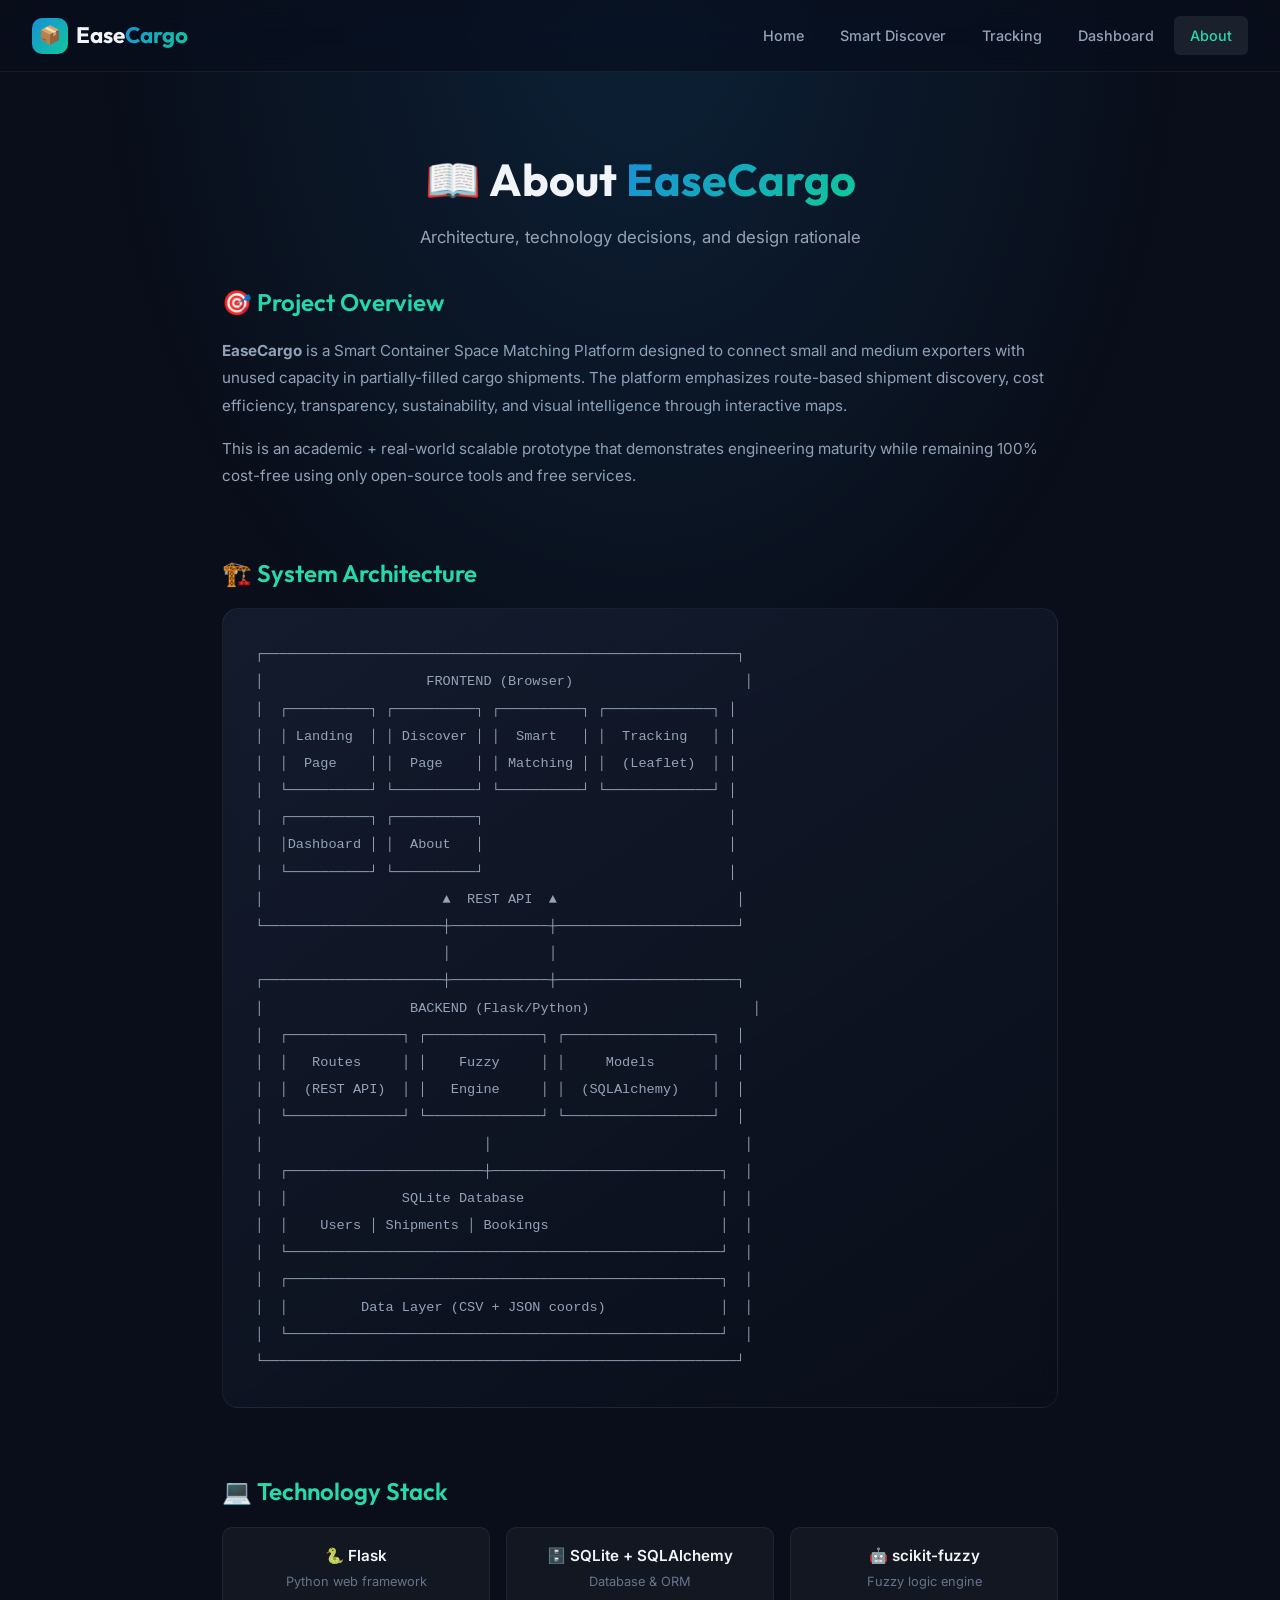
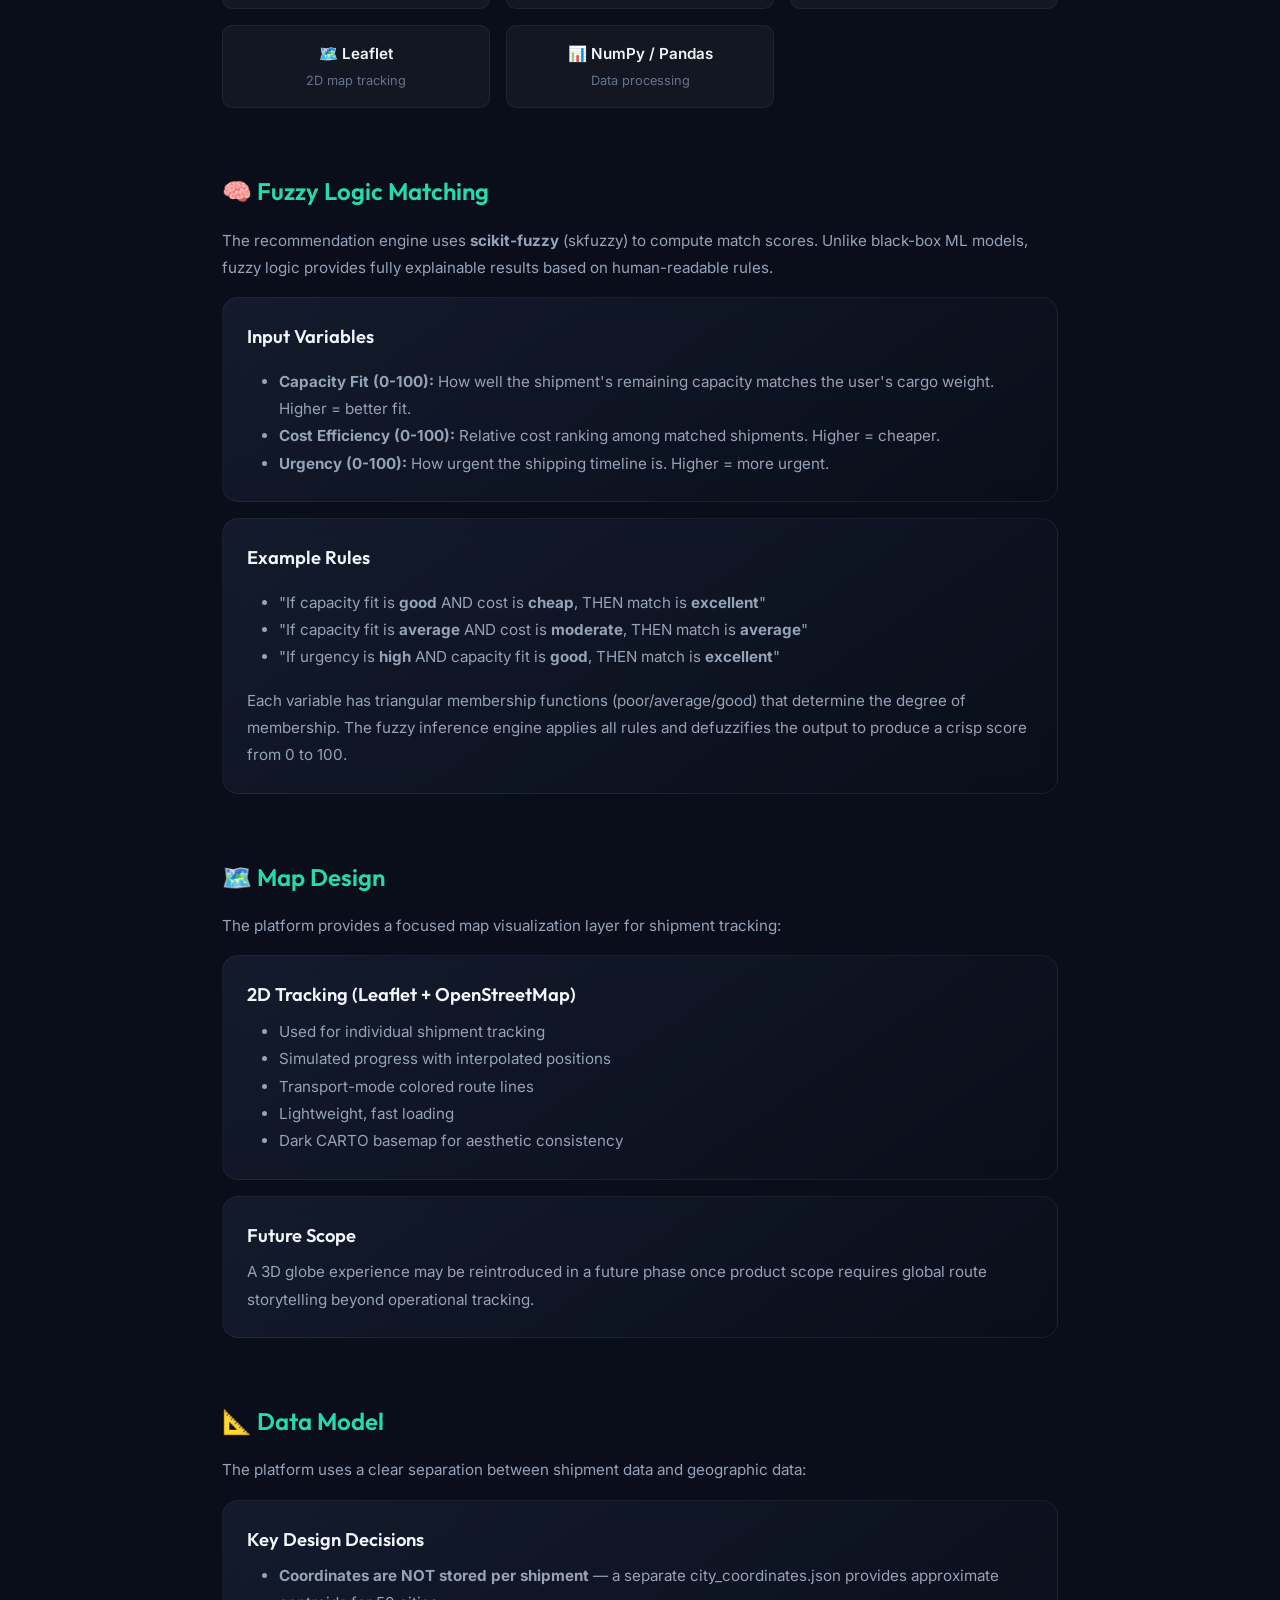
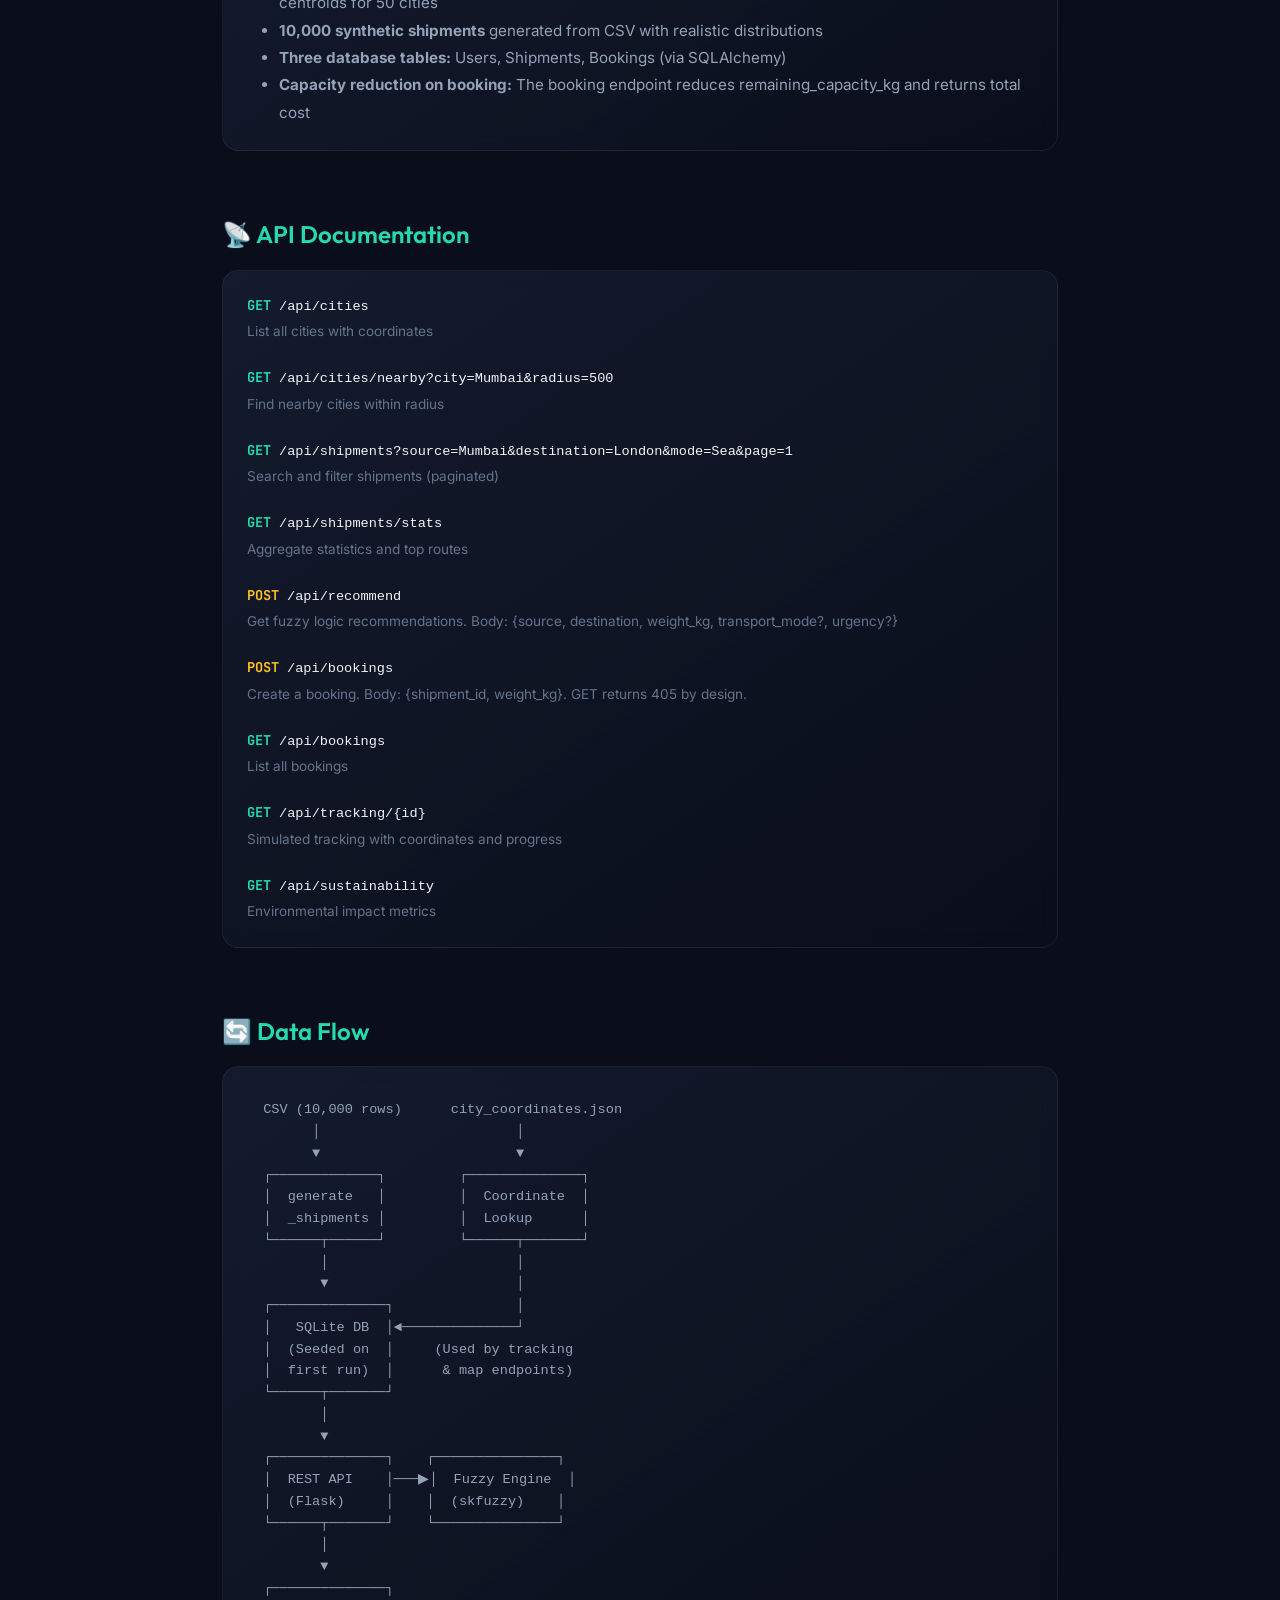
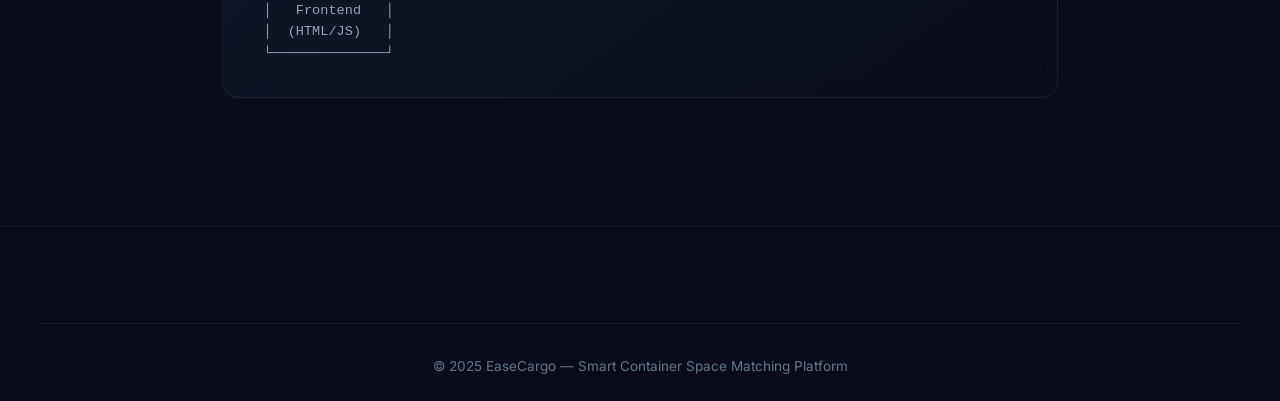
<file: static/about.html>
<!DOCTYPE html>
<html lang="en">

<head>
    <meta charset="UTF-8">
    <meta name="viewport" content="width=device-width, initial-scale=1.0">
    <meta name="description"
        content="About EaseCargo — architecture, tech stack, API documentation, and design rationale for the Smart Container Space Matching Platform.">
    <title>About — EaseCargo</title>
    <link rel="preconnect" href="https://fonts.googleapis.com">
    <link rel="preconnect" href="https://fonts.gstatic.com" crossorigin>
    <link
        href="https://fonts.googleapis.com/css2?family=Inter:wght@400;500;600;700&family=Outfit:wght@400;500;600;700;800&family=JetBrains+Mono:wght@400;500&display=swap"
        rel="stylesheet">
    <link rel="stylesheet" href="/static/css/style.css">
</head>

<body>
    <nav class="navbar" id="navbar">
        <div class="nav-container">
            <a href="/" class="nav-logo">
                <div class="logo-icon">📦</div>
                <span>Ease<span class="logo-text-accent">Cargo</span></span>
            </a>
            <button class="nav-toggle" id="navToggle" aria-label="Toggle navigation">
                <span></span><span></span><span></span>
            </button>
            <ul class="nav-links" id="navLinks">
                <li><a href="/">Home</a></li>
                <li><a href="/smart-discover">Smart Discover</a></li>
                <li><a href="/tracking">Tracking</a></li>
                <li><a href="/dashboard">Dashboard</a></li>
                <li><a href="/about" class="active">About</a></li>
            </ul>
        </div>
    </nav>

    <div class="page-wrapper">
        <div class="page-header">
            <h1>📖 About <span class="gradient-text"
                    style="background: var(--gradient-primary); -webkit-background-clip: text; -webkit-text-fill-color: transparent;">EaseCargo</span>
            </h1>
            <p>Architecture, technology decisions, and design rationale</p>
        </div>

        <div class="page-content about-content">
            <!-- Overview -->
            <div class="about-section">
                <h2>🎯 Project Overview</h2>
                <p>
                    <strong>EaseCargo</strong> is a Smart Container Space Matching Platform designed to connect small
                    and medium
                    exporters with unused capacity in partially-filled cargo shipments. The platform emphasizes
                    route-based
                    shipment discovery, cost efficiency, transparency, sustainability, and visual intelligence through
                    interactive maps.
                </p>
                <p style="margin-top: 1rem;">
                    This is an academic + real-world scalable prototype that demonstrates engineering maturity
                    while remaining 100% cost-free using only open-source tools and free services.
                </p>
            </div>

            <!-- Architecture -->
            <div class="about-section" id="architecture">
                <h2>🏗️ System Architecture</h2>
                <div class="card"
                    style="padding: 2rem; margin-top: 1rem; font-family: var(--font-mono); font-size: 0.85rem; line-height: 2;">
                    <pre style="color: var(--text-secondary); overflow-x: auto; white-space: pre;">
┌──────────────────────────────────────────────────────────┐
│                    FRONTEND (Browser)                     │
│  ┌──────────┐ ┌──────────┐ ┌──────────┐ ┌─────────────┐ │
│  │ Landing  │ │ Discover │ │  Smart   │ │  Tracking   │ │
│  │  Page    │ │  Page    │ │ Matching │ │  (Leaflet)  │ │
│  └──────────┘ └──────────┘ └──────────┘ └─────────────┘ │
│  ┌──────────┐ ┌──────────┐                              │
│  │Dashboard │ │  About   │                              │
│  └──────────┘ └──────────┘                              │
│                      ▲  REST API  ▲                      │
└──────────────────────┼────────────┼──────────────────────┘
                       │            │
┌──────────────────────┼────────────┼──────────────────────┐
│                  BACKEND (Flask/Python)                    │
│  ┌──────────────┐ ┌──────────────┐ ┌──────────────────┐  │
│  │   Routes     │ │    Fuzzy     │ │     Models       │  │
│  │  (REST API)  │ │   Engine     │ │  (SQLAlchemy)    │  │
│  └──────────────┘ └──────────────┘ └──────────────────┘  │
│                           │                               │
│  ┌────────────────────────┼────────────────────────────┐  │
│  │              SQLite Database                        │  │
│  │    Users │ Shipments │ Bookings                     │  │
│  └─────────────────────────────────────────────────────┘  │
│  ┌─────────────────────────────────────────────────────┐  │
│  │         Data Layer (CSV + JSON coords)              │  │
│  └─────────────────────────────────────────────────────┘  │
└──────────────────────────────────────────────────────────┘
</pre>
                </div>
            </div>

            <!-- Tech Stack -->
            <div class="about-section">
                <h2>💻 Technology Stack</h2>
                <div class="tech-stack-grid">
                    <div class="tech-item">
                        <div class="tech-name">🐍 Flask</div>
                        <div class="tech-desc">Python web framework</div>
                    </div>
                    <div class="tech-item">
                        <div class="tech-name">🗄️ SQLite + SQLAlchemy</div>
                        <div class="tech-desc">Database & ORM</div>
                    </div>
                    <div class="tech-item">
                        <div class="tech-name">🤖 scikit-fuzzy</div>
                        <div class="tech-desc">Fuzzy logic engine</div>
                    </div>
                    <div class="tech-item">
                        <div class="tech-name">🗺️ Leaflet</div>
                        <div class="tech-desc">2D map tracking</div>
                    </div>
                    <div class="tech-item">
                        <div class="tech-name">📊 NumPy / Pandas</div>
                        <div class="tech-desc">Data processing</div>
                    </div>
                </div>
            </div>

            <!-- Fuzzy Logic -->
            <div class="about-section">
                <h2>🧠 Fuzzy Logic Matching</h2>
                <p>
                    The recommendation engine uses <strong>scikit-fuzzy</strong> (skfuzzy) to compute match scores.
                    Unlike black-box ML models, fuzzy logic provides fully explainable results based on human-readable
                    rules.
                </p>
                <div class="card" style="margin-top: 1rem; padding: 1.5rem;">
                    <h3 style="margin-bottom: 1rem;">Input Variables</h3>
                    <ul>
                        <li><strong>Capacity Fit (0-100):</strong> How well the shipment's remaining capacity matches
                            the user's cargo weight. Higher = better fit.</li>
                        <li><strong>Cost Efficiency (0-100):</strong> Relative cost ranking among matched shipments.
                            Higher = cheaper.</li>
                        <li><strong>Urgency (0-100):</strong> How urgent the shipping timeline is. Higher = more urgent.
                        </li>
                    </ul>
                </div>
                <div class="card" style="margin-top: 1rem; padding: 1.5rem;">
                    <h3 style="margin-bottom: 1rem;">Example Rules</h3>
                    <ul>
                        <li>"If capacity fit is <strong>good</strong> AND cost is <strong>cheap</strong>, THEN match is
                            <strong>excellent</strong>"</li>
                        <li>"If capacity fit is <strong>average</strong> AND cost is <strong>moderate</strong>, THEN
                            match is <strong>average</strong>"</li>
                        <li>"If urgency is <strong>high</strong> AND capacity fit is <strong>good</strong>, THEN match
                            is <strong>excellent</strong>"</li>
                    </ul>
                    <p style="margin-top: 1rem;">
                        Each variable has triangular membership functions (poor/average/good) that determine
                        the degree of membership. The fuzzy inference engine applies all rules and
                        defuzzifies the output to produce a crisp score from 0 to 100.
                    </p>
                </div>
            </div>

            <!-- Map Design -->
            <div class="about-section">
                <h2>🗺️ Map Design</h2>
                <p>
                    The platform provides a focused map visualization layer for shipment tracking:
                </p>
                <div class="card" style="margin-top: 1rem; padding: 1.5rem;">
                    <h3>2D Tracking (Leaflet + OpenStreetMap)</h3>
                    <ul>
                        <li>Used for individual shipment tracking</li>
                        <li>Simulated progress with interpolated positions</li>
                        <li>Transport-mode colored route lines</li>
                        <li>Lightweight, fast loading</li>
                        <li>Dark CARTO basemap for aesthetic consistency</li>
                    </ul>
                </div>
                <div class="card" style="margin-top: 1rem; padding: 1.5rem;">
                    <h3>Future Scope</h3>
                    <p>
                        A 3D globe experience may be reintroduced in a future phase once product scope requires
                        global route storytelling beyond operational tracking.
                    </p>
                </div>
            </div>

            <!-- Data Model -->
            <div class="about-section">
                <h2>📐 Data Model</h2>
                <p>
                    The platform uses a clear separation between shipment data and geographic data:
                </p>
                <div class="card" style="margin-top: 1rem; padding: 1.5rem;">
                    <h3>Key Design Decisions</h3>
                    <ul>
                        <li><strong>Coordinates are NOT stored per shipment</strong> — a separate city_coordinates.json
                            provides approximate centroids for 50 cities</li>
                        <li><strong>10,000 synthetic shipments</strong> generated from CSV with realistic distributions
                        </li>
                        <li><strong>Three database tables:</strong> Users, Shipments, Bookings (via SQLAlchemy)</li>
                        <li><strong>Capacity reduction on booking:</strong> The booking endpoint reduces
                            remaining_capacity_kg and returns total cost</li>
                    </ul>
                </div>
            </div>

            <!-- API Documentation -->
            <div class="about-section" id="api">
                <h2>📡 API Documentation</h2>
                <div class="card"
                    style="margin-top: 1rem; padding: 1.5rem; font-family: var(--font-mono); font-size: 0.85rem;">
                    <div style="margin-bottom: 1.5rem;">
                        <strong style="color: var(--accent-400);">GET</strong> <code>/api/cities</code>
                        <div style="color: var(--text-muted); margin-top: 4px; font-family: var(--font-sans);">List all
                            cities with coordinates</div>
                    </div>
                    <div style="margin-bottom: 1.5rem;">
                        <strong style="color: var(--accent-400);">GET</strong>
                        <code>/api/cities/nearby?city=Mumbai&radius=500</code>
                        <div style="color: var(--text-muted); margin-top: 4px; font-family: var(--font-sans);">Find
                            nearby cities within radius</div>
                    </div>
                    <div style="margin-bottom: 1.5rem;">
                        <strong style="color: var(--accent-400);">GET</strong>
                        <code>/api/shipments?source=Mumbai&destination=London&mode=Sea&page=1</code>
                        <div style="color: var(--text-muted); margin-top: 4px; font-family: var(--font-sans);">Search
                            and filter shipments (paginated)</div>
                    </div>
                    <div style="margin-bottom: 1.5rem;">
                        <strong style="color: var(--accent-400);">GET</strong> <code>/api/shipments/stats</code>
                        <div style="color: var(--text-muted); margin-top: 4px; font-family: var(--font-sans);">Aggregate
                            statistics and top routes</div>
                    </div>
                    <div style="margin-bottom: 1.5rem;">
                        <strong style="color: #fbbf24;">POST</strong> <code>/api/recommend</code>
                        <div style="color: var(--text-muted); margin-top: 4px; font-family: var(--font-sans);">Get fuzzy
                            logic recommendations. Body: {source, destination, weight_kg, transport_mode?, urgency?}
                        </div>
                    </div>
                    <div style="margin-bottom: 1.5rem;">
                        <strong style="color: #fbbf24;">POST</strong> <code>/api/bookings</code>
                        <div style="color: var(--text-muted); margin-top: 4px; font-family: var(--font-sans);">Create a
                            booking. Body: {shipment_id, weight_kg}. GET returns 405 by design.</div>
                    </div>
                    <div style="margin-bottom: 1.5rem;">
                        <strong style="color: var(--accent-400);">GET</strong> <code>/api/bookings</code>
                        <div style="color: var(--text-muted); margin-top: 4px; font-family: var(--font-sans);">List all
                            bookings</div>
                    </div>
                    <div style="margin-bottom: 1.5rem;">
                        <strong style="color: var(--accent-400);">GET</strong> <code>/api/tracking/{id}</code>
                        <div style="color: var(--text-muted); margin-top: 4px; font-family: var(--font-sans);">Simulated
                            tracking with coordinates and progress</div>
                    </div>
                    <div>
                        <strong style="color: var(--accent-400);">GET</strong> <code>/api/sustainability</code>
                        <div style="color: var(--text-muted); margin-top: 4px; font-family: var(--font-sans);">
                            Environmental impact metrics</div>
                    </div>
                </div>
            </div>

            <!-- Data Flow -->
            <div class="about-section">
                <h2>🔄 Data Flow</h2>
                <div class="card"
                    style="padding: 2rem; margin-top: 1rem; font-family: var(--font-mono); font-size: 0.85rem;">
                    <pre style="color: var(--text-secondary); overflow-x: auto; white-space: pre;">
 CSV (10,000 rows)      city_coordinates.json
       │                        │
       ▼                        ▼
 ┌─────────────┐         ┌──────────────┐
 │  generate   │         │  Coordinate  │
 │  _shipments │         │  Lookup      │
 └──────┬──────┘         └──────┬───────┘
        │                       │
        ▼                       │
 ┌──────────────┐               │
 │   SQLite DB  │◄──────────────┘
 │  (Seeded on  │     (Used by tracking
 │  first run)  │      & map endpoints)
 └──────┬───────┘
        │
        ▼
 ┌──────────────┐    ┌───────────────┐
 │  REST API    │───▶│  Fuzzy Engine  │
 │  (Flask)     │    │  (skfuzzy)    │
 └──────┬───────┘    └───────────────┘
        │
        ▼
 ┌──────────────┐
 │   Frontend   │
 │  (HTML/JS)   │
 └──────────────┘
</pre>
                </div>
            </div>
        </div>
    </div>

    <footer class="footer">
        <div class="footer-bottom">
            <p>© 2025 EaseCargo — Smart Container Space Matching Platform</p>
        </div>
    </footer>

    <div class="toast-container" id="toastContainer"></div>
    <script src="/static/js/common.js"></script>
</body>

</html>
</file>
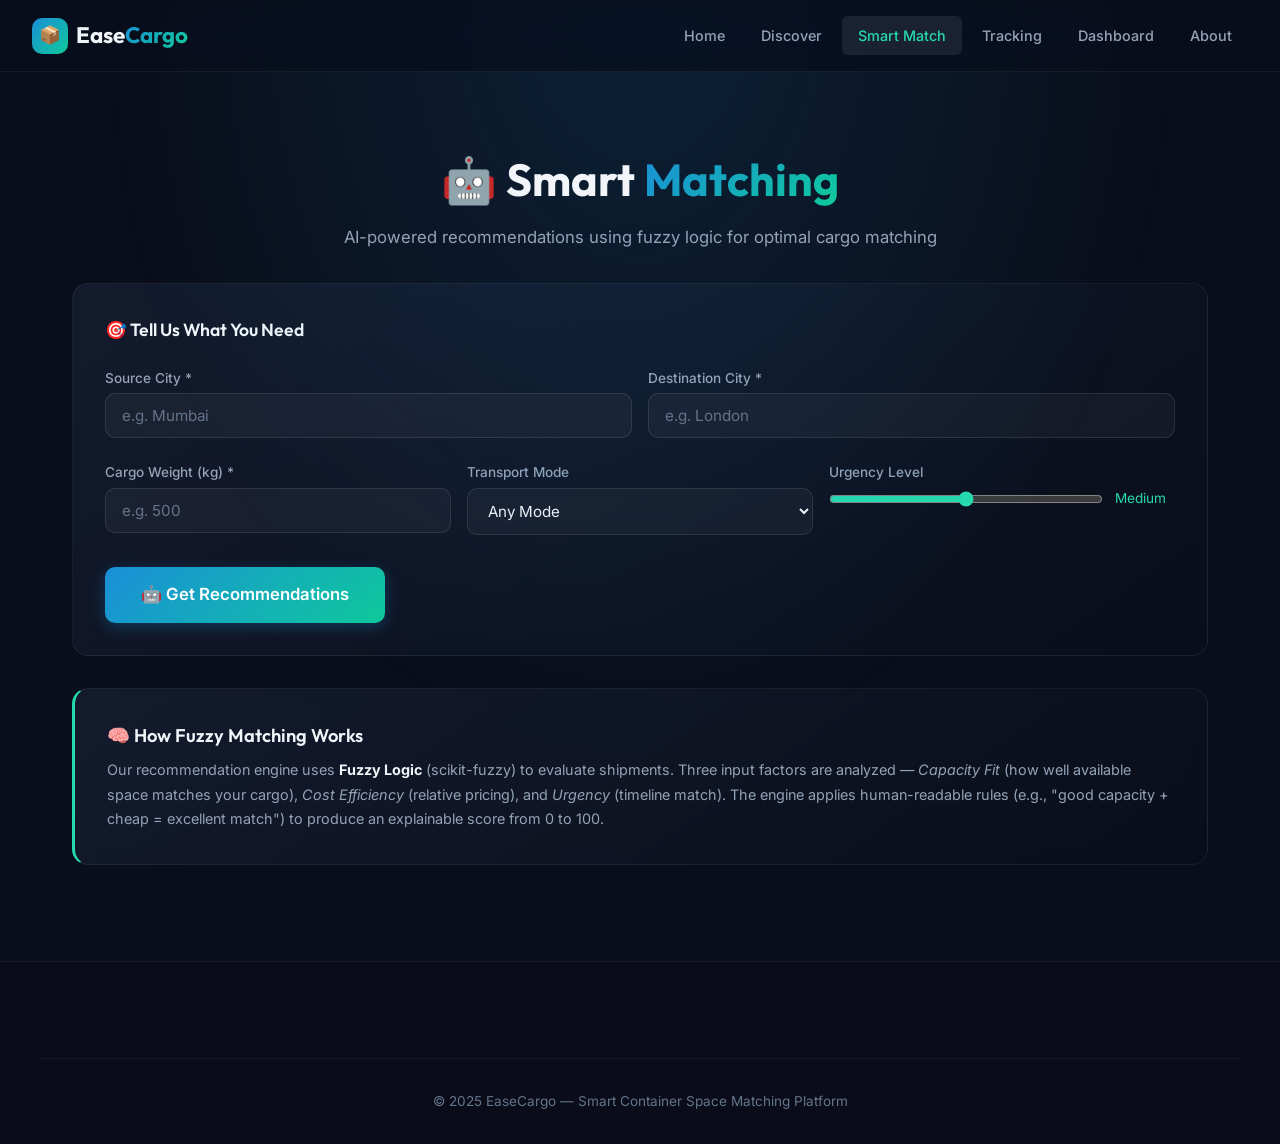
<file: static/recommend.html>
<!DOCTYPE html>
<html lang="en">

<head>
    <meta charset="UTF-8">
    <meta name="viewport" content="width=device-width, initial-scale=1.0">
    <meta name="description"
        content="Get AI-powered shipment recommendations using fuzzy logic matching for optimal cargo space utilization.">
    <title>Smart Matching — EaseCargo</title>
    <link rel="preconnect" href="https://fonts.googleapis.com">
    <link rel="preconnect" href="https://fonts.gstatic.com" crossorigin>
    <link
        href="https://fonts.googleapis.com/css2?family=Inter:wght@400;500;600;700&family=Outfit:wght@400;500;600;700;800&display=swap"
        rel="stylesheet">
    <link rel="stylesheet" href="/static/css/style.css">
</head>

<body>
    <nav class="navbar" id="navbar">
        <div class="nav-container">
            <a href="/" class="nav-logo">
                <div class="logo-icon">📦</div>
                <span>Ease<span class="logo-text-accent">Cargo</span></span>
            </a>
            <button class="nav-toggle" id="navToggle" aria-label="Toggle navigation">
                <span></span><span></span><span></span>
            </button>
            <ul class="nav-links" id="navLinks">
                <li><a href="/">Home</a></li>
                <li><a href="/discover">Discover</a></li>
                <li><a href="/recommend" class="active">Smart Match</a></li>
                <li><a href="/tracking">Tracking</a></li>
                <li><a href="/dashboard">Dashboard</a></li>
                <li><a href="/about">About</a></li>
            </ul>
        </div>
    </nav>

    <div class="page-wrapper">
        <div class="page-header">
            <h1>🤖 Smart <span class="gradient-text"
                    style="background: var(--gradient-primary); -webkit-background-clip: text; -webkit-text-fill-color: transparent;">Matching</span>
            </h1>
            <p>AI-powered recommendations using fuzzy logic for optimal cargo matching</p>
        </div>

        <div class="page-content">
            <!-- Input Form -->
            <div class="filter-panel" id="matchForm">
                <h3>🎯 Tell Us What You Need</h3>
                <div class="form-row">
                    <div class="form-group autocomplete-wrapper">
                        <label class="form-label">Source City *</label>
                        <input type="text" class="form-input" id="matchSource" placeholder="e.g. Mumbai" required>
                        <div class="autocomplete-list" id="matchSourceAuto"></div>
                    </div>
                    <div class="form-group autocomplete-wrapper">
                        <label class="form-label">Destination City *</label>
                        <input type="text" class="form-input" id="matchDest" placeholder="e.g. London" required>
                        <div class="autocomplete-list" id="matchDestAuto"></div>
                    </div>
                </div>
                <div class="form-row">
                    <div class="form-group">
                        <label class="form-label">Cargo Weight (kg) *</label>
                        <input type="number" class="form-input" id="matchWeight" placeholder="e.g. 500" min="1"
                            required>
                    </div>
                    <div class="form-group">
                        <label class="form-label">Transport Mode</label>
                        <select class="form-select" id="matchMode">
                            <option value="">Any Mode</option>
                            <option value="Air">✈️ Air</option>
                            <option value="Sea">🚢 Sea</option>
                            <option value="Road">🚛 Road</option>
                            <option value="Rail">🚂 Rail</option>
                        </select>
                    </div>
                    <div class="form-group">
                        <label class="form-label">Urgency Level</label>
                        <div style="display: flex; align-items: center; gap: 12px; margin-top: 4px;">
                            <input type="range" id="matchUrgency" min="0" max="100" value="50"
                                style="flex: 1; accent-color: var(--accent-400);"
                                oninput="document.getElementById('urgencyLabel').textContent = getUrgencyLabel(this.value)">
                            <span id="urgencyLabel"
                                style="font-size: 0.85rem; color: var(--accent-400); min-width: 60px;">Medium</span>
                        </div>
                    </div>
                </div>
                <div style="display: flex; gap: 1rem; margin-top: 0.5rem;">
                    <button class="btn btn-primary btn-lg" onclick="getRecommendations()" id="matchBtn">
                        🤖 Get Recommendations
                    </button>
                </div>
            </div>

            <!-- Fuzzy Logic Explainer -->
            <div class="card" style="margin-bottom: 2rem; border-left: 3px solid var(--accent-400);"
                id="fuzzyExplainer">
                <h3 style="display: flex; align-items: center; gap: 8px; margin-bottom: 0.5rem;">
                    🧠 How Fuzzy Matching Works
                </h3>
                <p style="color: var(--text-secondary); font-size: 0.9rem; line-height: 1.7;">
                    Our recommendation engine uses <strong style="color: var(--text-primary);">Fuzzy Logic</strong>
                    (scikit-fuzzy) to evaluate shipments.
                    Three input factors are analyzed — <em>Capacity Fit</em> (how well available space matches your
                    cargo),
                    <em>Cost Efficiency</em> (relative pricing), and <em>Urgency</em> (timeline match).
                    The engine applies human-readable rules (e.g., "good capacity + cheap = excellent match")
                    to produce an explainable score from 0 to 100.
                </p>
            </div>

            <!-- Loading -->
            <div class="loading-spinner" id="matchLoading" style="display: none;">
                <div class="spinner"></div>
                <span style="color: var(--text-muted);">Running fuzzy logic engine...</span>
            </div>

            <!-- Results Info -->
            <div id="matchResultsInfo" style="display: none; margin-bottom: 1.5rem;"></div>

            <!-- Results Grid -->
            <div class="results-grid" id="matchResults"></div>
        </div>
    </div>

    <footer class="footer">
        <div class="footer-bottom">
            <p>© 2025 EaseCargo — Smart Container Space Matching Platform</p>
        </div>
    </footer>

    <div class="toast-container" id="toastContainer"></div>

    <script src="/static/js/common.js"></script>
    <script>
        document.addEventListener('DOMContentLoaded', () => {
            setupAutocomplete('matchSource', 'matchSourceAuto');
            setupAutocomplete('matchDest', 'matchDestAuto');
        });

        function getUrgencyLabel(val) {
            if (val >= 80) return 'Very High';
            if (val >= 60) return 'High';
            if (val >= 40) return 'Medium';
            if (val >= 20) return 'Low';
            return 'Very Low';
        }

        async function getRecommendations() {
            const source = document.getElementById('matchSource').value.trim();
            const dest = document.getElementById('matchDest').value.trim();
            const weight = parseFloat(document.getElementById('matchWeight').value);
            const mode = document.getElementById('matchMode').value;
            const urgency = parseInt(document.getElementById('matchUrgency').value);

            if (!source || !dest || !weight) {
                showToast('Please fill in source, destination, and weight', 'warning');
                return;
            }

            // Show loading
            const btn = document.getElementById('matchBtn');
            btn.disabled = true;
            btn.textContent = '⏳ Analyzing...';
            document.getElementById('matchLoading').style.display = 'flex';
            document.getElementById('matchResults').innerHTML = '';
            document.getElementById('matchResultsInfo').style.display = 'none';

            try {
                const data = await apiRequest('/recommend', {
                    method: 'POST',
                    body: JSON.stringify({
                        source,
                        destination: dest,
                        weight_kg: weight,
                        transport_mode: mode,
                        urgency,
                    }),
                });

                document.getElementById('matchLoading').style.display = 'none';

                if (!data.recommendations || data.recommendations.length === 0) {
                    document.getElementById('matchResults').innerHTML = `
                        <div class="empty-state" style="grid-column: 1 / -1;">
                            <div class="empty-icon">🔍</div>
                            <h3>No Matches Found</h3>
                            <p>${data.message || 'Try different cities, modes, or weight values.'}</p>
                        </div>
                    `;
                    return;
                }

                // Show results info
                const info = document.getElementById('matchResultsInfo');
                info.style.display = 'block';
                info.innerHTML = `
                    <div class="card" style="padding: 1.5rem; display: flex; justify-content: space-between; align-items: center; flex-wrap: wrap; gap: 1rem;">
                        <div>
                            <strong style="font-size: 1.1rem;">🎯 ${data.recommendations.length} Recommendations</strong>
                            <span style="color: var(--text-muted);"> from ${data.total_candidates} candidates</span>
                            ${data.nearby_city_search ? '<span class="mode-badge mode-sea" style="margin-left: 0.5rem;">Includes nearby cities</span>' : ''}
                        </div>
                        <div style="display: flex; gap: 1rem; font-size: 0.85rem; color: var(--text-secondary);">
                            <span>📍 ${data.request.source} → ${data.request.destination}</span>
                            <span>📦 ${data.request.weight_kg} kg</span>
                            <span>🚀 ${data.request.transport_mode}</span>
                        </div>
                    </div>
                `;

                // Render results
                const grid = document.getElementById('matchResults');
                grid.innerHTML = data.recommendations.map(s => createShipmentCard(s, true, true)).join('');

            } catch (err) {
                document.getElementById('matchLoading').style.display = 'none';
                showToast('Recommendation failed: ' + err.message, 'error');
            } finally {
                btn.disabled = false;
                btn.textContent = '🤖 Get Recommendations';
            }
        }

        function refreshResults() {
            getRecommendations();
        }
    </script>
</body>

</html>
</file>
<file: static/css/style.css>
/* ╔══════════════════════════════════════════════════════════════╗
   ║  EaseCargo — Design System                                  ║
   ║  Smart Container Space Matching Platform                    ║
   ╚══════════════════════════════════════════════════════════════╝ */

/* ── CSS Custom Properties (Design Tokens) ── */
:root {
    /* Primary Palette - Deep Ocean Blue */
    --primary-50: #e8f4fd;
    --primary-100: #bde0f7;
    --primary-200: #91ccf1;
    --primary-300: #64b8eb;
    --primary-400: #38a4e5;
    --primary-500: #1a8fd8;
    --primary-600: #0d6ebd;
    --primary-700: #0a5499;
    --primary-800: #073b6e;
    --primary-900: #042244;

    /* Accent Palette - Vibrant Teal */
    --accent-50: #e0faf5;
    --accent-100: #b3f2e3;
    --accent-200: #80ead0;
    --accent-300: #4de2bd;
    --accent-400: #26daad;
    --accent-500: #0fc99b;
    --accent-600: #0aaa82;
    --accent-700: #078a69;
    --accent-800: #056a51;
    --accent-900: #034a38;

    /* Status Colors */
    --success: #10b981;
    --warning: #f59e0b;
    --danger: #ef4444;
    --info: #3b82f6;

    /* Neutral Palette */
    --gray-50: #f8fafc;
    --gray-100: #f1f5f9;
    --gray-200: #e2e8f0;
    --gray-300: #cbd5e1;
    --gray-400: #94a3b8;
    --gray-500: #64748b;
    --gray-600: #475569;
    --gray-700: #334155;
    --gray-800: #1e293b;
    --gray-900: #0f172a;

    /* Background & Surface */
    --bg-primary: #0a0e1a;
    --bg-secondary: #111827;
    --bg-card: rgba(17, 24, 39, 0.8);
    --bg-card-hover: rgba(26, 36, 58, 0.9);
    --bg-glass: rgba(255, 255, 255, 0.04);
    --bg-glass-hover: rgba(255, 255, 255, 0.08);

    /* Text */
    --text-primary: #f1f5f9;
    --text-secondary: #94a3b8;
    --text-muted: #64748b;
    --text-accent: #4de2bd;

    /* Borders */
    --border-subtle: rgba(255, 255, 255, 0.06);
    --border-medium: rgba(255, 255, 255, 0.1);
    --border-accent: rgba(77, 226, 189, 0.3);

    /* Gradients */
    --gradient-primary: linear-gradient(135deg, #1a8fd8 0%, #0fc99b 100%);
    --gradient-dark: linear-gradient(135deg, #0a0e1a 0%, #1a1f35 100%);
    --gradient-card: linear-gradient(145deg, rgba(26, 36, 58, 0.6), rgba(10, 14, 26, 0.8));
    --gradient-hero: linear-gradient(180deg, rgba(10, 14, 26, 0) 0%, #0a0e1a 100%);
    --gradient-glow: radial-gradient(ellipse at 50% 0%, rgba(26, 143, 216, 0.15) 0%, transparent 60%);

    /* Shadows */
    --shadow-sm: 0 1px 3px rgba(0, 0, 0, 0.3);
    --shadow-md: 0 4px 12px rgba(0, 0, 0, 0.4);
    --shadow-lg: 0 10px 40px rgba(0, 0, 0, 0.5);
    --shadow-glow: 0 0 30px rgba(26, 143, 216, 0.15);
    --shadow-glow-accent: 0 0 30px rgba(15, 201, 155, 0.15);

    /* Typography */
    --font-sans: 'Inter', -apple-system, BlinkMacSystemFont, 'Segoe UI', sans-serif;
    --font-mono: 'JetBrains Mono', 'Fira Code', monospace;
    --font-display: 'Outfit', var(--font-sans);

    /* Spacing */
    --space-xs: 0.25rem;
    --space-sm: 0.5rem;
    --space-md: 1rem;
    --space-lg: 1.5rem;
    --space-xl: 2rem;
    --space-2xl: 3rem;
    --space-3xl: 4rem;
    --space-4xl: 6rem;

    /* Border Radius */
    --radius-sm: 6px;
    --radius-md: 10px;
    --radius-lg: 16px;
    --radius-xl: 24px;
    --radius-full: 9999px;

    /* Transitions */
    --transition-fast: 150ms ease;
    --transition-base: 250ms ease;
    --transition-slow: 400ms cubic-bezier(0.4, 0, 0.2, 1);

    /* Z-Index */
    --z-base: 1;
    --z-dropdown: 100;
    --z-sticky: 200;
    --z-modal: 500;
    --z-toast: 900;
}

/* ── Reset & Base ── */
*,
*::before,
*::after {
    margin: 0;
    padding: 0;
    box-sizing: border-box;
}

html {
    scroll-behavior: smooth;
    -webkit-font-smoothing: antialiased;
    -moz-osx-font-smoothing: grayscale;
}

body {
    font-family: var(--font-sans);
    background: var(--bg-primary);
    color: var(--text-primary);
    line-height: 1.6;
    min-height: 100vh;
    overflow-x: hidden;
}

a {
    color: var(--accent-400);
    text-decoration: none;
    transition: color var(--transition-fast);
}

a:hover {
    color: var(--accent-300);
}

img {
    max-width: 100%;
    height: auto;
}

/* ── Global Background Effects ── */
body::before {
    content: '';
    position: fixed;
    top: 0;
    left: 0;
    width: 100%;
    height: 100%;
    background: var(--gradient-glow);
    pointer-events: none;
    z-index: 0;
}

/* ── Navigation ── */
.navbar {
    position: fixed;
    top: 0;
    left: 0;
    right: 0;
    z-index: var(--z-sticky);
    padding: var(--space-md) var(--space-xl);
    backdrop-filter: blur(20px) saturate(180%);
    -webkit-backdrop-filter: blur(20px) saturate(180%);
    background: rgba(10, 14, 26, 0.75);
    border-bottom: 1px solid var(--border-subtle);
    transition: all var(--transition-base);
}

.navbar.scrolled {
    padding: var(--space-sm) var(--space-xl);
    background: rgba(10, 14, 26, 0.92);
    box-shadow: var(--shadow-md);
}

.nav-container {
    max-width: 1280px;
    margin: 0 auto;
    display: flex;
    justify-content: space-between;
    align-items: center;
}

.nav-logo {
    display: flex;
    align-items: center;
    gap: var(--space-sm);
    font-family: var(--font-display);
    font-size: 1.4rem;
    font-weight: 700;
    color: var(--text-primary);
    text-decoration: none;
}

.nav-logo .logo-icon {
    width: 36px;
    height: 36px;
    background: var(--gradient-primary);
    border-radius: var(--radius-md);
    display: flex;
    align-items: center;
    justify-content: center;
    font-size: 1.1rem;
}

.nav-logo .logo-text-accent {
    background: var(--gradient-primary);
    -webkit-background-clip: text;
    -webkit-text-fill-color: transparent;
    background-clip: text;
}

.nav-links {
    display: flex;
    align-items: center;
    gap: var(--space-xs);
    list-style: none;
}

.nav-links a {
    display: inline-flex;
    align-items: center;
    gap: 6px;
    padding: 8px 16px;
    color: var(--text-secondary);
    font-size: 0.9rem;
    font-weight: 500;
    border-radius: var(--radius-sm);
    transition: all var(--transition-fast);
    text-decoration: none;
}

.nav-links a:hover,
.nav-links a.active {
    color: var(--text-primary);
    background: var(--bg-glass-hover);
}

.nav-links a.active {
    color: var(--accent-400);
}

.nav-cta {
    background: var(--gradient-primary) !important;
    color: white !important;
    font-weight: 600 !important;
}

.nav-cta:hover {
    box-shadow: var(--shadow-glow);
    transform: translateY(-1px);
}

/* Mobile Menu */
.nav-toggle {
    display: none;
    flex-direction: column;
    gap: 5px;
    cursor: pointer;
    padding: 5px;
    background: none;
    border: none;
}

.nav-toggle span {
    width: 24px;
    height: 2px;
    background: var(--text-primary);
    border-radius: 2px;
    transition: all var(--transition-fast);
}

/* ── Hero Section ── */
.hero {
    position: relative;
    min-height: 100vh;
    display: flex;
    align-items: center;
    justify-content: center;
    padding: 120px var(--space-xl) var(--space-4xl);
    overflow: hidden;
    background: var(--gradient-hero);
}

.hero-bg {
    position: absolute;
    inset: 0;
    z-index: 0;
}

.hero-bg .grid-pattern {
    position: absolute;
    inset: 0;
    background-image:
        linear-gradient(rgba(99, 102, 241, 0.04) 1px, transparent 1px),
        linear-gradient(90deg, rgba(99, 102, 241, 0.04) 1px, transparent 1px);
    background-size: 60px 60px;
    mask-image: radial-gradient(ellipse at 50% 40%, black 30%, transparent 70%);
    -webkit-mask-image: radial-gradient(ellipse at 50% 40%, black 30%, transparent 70%);
}

.hero-bg .glow-orb {
    position: absolute;
    border-radius: 50%;
    filter: blur(80px);
    opacity: 0.4;
    animation: float 8s ease-in-out infinite;
}

.hero-bg .glow-orb.orb-1 {
    width: 400px;
    height: 400px;
    background: var(--primary-600);
    top: 10%;
    left: 20%;
}

.hero-bg .glow-orb.orb-2 {
    width: 300px;
    height: 300px;
    background: var(--accent-600);
    bottom: 20%;
    right: 15%;
    animation-delay: -3s;
}

.hero-bg .glow-orb.orb-3 {
    width: 200px;
    height: 200px;
    background: var(--primary-400);
    top: 50%;
    left: 60%;
    animation-delay: -5s;
}

@keyframes float {

    0%,
    100% {
        transform: translateY(0) scale(1);
    }

    50% {
        transform: translateY(-30px) scale(1.05);
    }
}

.hero-content {
    position: relative;
    z-index: var(--z-base);
    text-align: center;
    max-width: 800px;
}

.hero-badge {
    display: inline-flex;
    align-items: center;
    gap: 8px;
    padding: 8px 20px;
    background: var(--bg-glass);
    border: 1px solid var(--border-accent);
    border-radius: var(--radius-full);
    font-size: 0.85rem;
    color: var(--accent-400);
    font-weight: 500;
    margin-bottom: var(--space-xl);
    backdrop-filter: blur(10px);
}

.hero-badge .pulse {
    width: 8px;
    height: 8px;
    background: var(--accent-400);
    border-radius: 50%;
    animation: pulse 2s ease-in-out infinite;
}

@keyframes pulse {

    0%,
    100% {
        opacity: 1;
        transform: scale(1);
    }

    50% {
        opacity: 0.5;
        transform: scale(1.5);
    }
}

.hero h1 {
    font-family: var(--font-display);
    font-size: clamp(2.5rem, 6vw, 4.5rem);
    font-weight: 800;
    line-height: 1.1;
    margin-bottom: var(--space-lg);
    letter-spacing: -0.02em;
}

.hero h1 .gradient-text {
    background: var(--gradient-primary);
    -webkit-background-clip: text;
    -webkit-text-fill-color: transparent;
    background-clip: text;
}

.hero .hero-subtitle {
    font-size: clamp(1.05rem, 2vw, 1.25rem);
    color: var(--text-secondary);
    max-width: 600px;
    margin: 0 auto var(--space-2xl);
    line-height: 1.7;
}

.hero-actions {
    display: flex;
    justify-content: center;
    gap: var(--space-md);
    flex-wrap: wrap;
}

.hero-stats {
    display: flex;
    justify-content: center;
    gap: var(--space-3xl);
    margin-top: var(--space-4xl);
}

.hero-stat {
    text-align: center;
}

.hero-stat .stat-value {
    font-family: var(--font-display);
    font-size: 2.2rem;
    font-weight: 700;
    background: var(--gradient-primary);
    -webkit-background-clip: text;
    -webkit-text-fill-color: transparent;
    background-clip: text;
}

.hero-stat .stat-label {
    font-size: 0.85rem;
    color: var(--text-muted);
    margin-top: 4px;
}

/* ── Buttons ── */
.btn {
    display: inline-flex;
    align-items: center;
    justify-content: center;
    gap: 8px;
    padding: 12px 28px;
    font-size: 0.95rem;
    font-weight: 600;
    font-family: var(--font-sans);
    border: none;
    border-radius: var(--radius-md);
    cursor: pointer;
    transition: all var(--transition-base);
    text-decoration: none;
    line-height: 1.4;
    white-space: nowrap;
}

.btn-primary {
    background: var(--gradient-primary);
    color: white;
    box-shadow: 0 4px 15px rgba(26, 143, 216, 0.3);
}

.btn-primary:hover {
    transform: translateY(-2px);
    box-shadow: 0 6px 25px rgba(26, 143, 216, 0.4);
    color: white;
}

.btn-secondary {
    background: var(--bg-glass);
    color: var(--text-primary);
    border: 1px solid var(--border-medium);
    backdrop-filter: blur(10px);
}

.btn-secondary:hover {
    background: var(--bg-glass-hover);
    border-color: var(--border-accent);
    color: var(--text-primary);
}

.btn-sm {
    padding: 8px 18px;
    font-size: 0.85rem;
}

.btn-lg {
    padding: 16px 36px;
    font-size: 1.05rem;
}

.btn-ghost {
    background: transparent;
    color: var(--text-secondary);
    padding: 8px 16px;
}

.btn-ghost:hover {
    color: var(--text-primary);
    background: var(--bg-glass);
}

/* ── Cards ── */
.card {
    background: var(--gradient-card);
    border: 1px solid var(--border-subtle);
    border-radius: var(--radius-lg);
    padding: var(--space-xl);
    transition: all var(--transition-base);
    backdrop-filter: blur(10px);
}

.card:hover {
    border-color: var(--border-accent);
    box-shadow: var(--shadow-glow);
    transform: translateY(-4px);
}

.card-icon {
    width: 52px;
    height: 52px;
    background: var(--bg-glass);
    border: 1px solid var(--border-subtle);
    border-radius: var(--radius-md);
    display: flex;
    align-items: center;
    justify-content: center;
    font-size: 1.5rem;
    margin-bottom: var(--space-md);
}

.card h3 {
    font-family: var(--font-display);
    font-size: 1.15rem;
    font-weight: 600;
    margin-bottom: var(--space-sm);
}

.card p {
    color: var(--text-secondary);
    font-size: 0.92rem;
    line-height: 1.6;
}

/* ── Sections ── */
.section {
    position: relative;
    padding: var(--space-4xl) var(--space-xl);
    z-index: var(--z-base);
}

.section-container {
    max-width: 1200px;
    margin: 0 auto;
}

.section-header {
    text-align: center;
    max-width: 600px;
    margin: 0 auto var(--space-3xl);
}

.section-header .section-tag {
    display: inline-flex;
    align-items: center;
    gap: 6px;
    font-size: 0.8rem;
    font-weight: 600;
    text-transform: uppercase;
    letter-spacing: 0.1em;
    color: var(--accent-400);
    margin-bottom: var(--space-md);
}

.section-header h2 {
    font-family: var(--font-display);
    font-size: clamp(1.8rem, 4vw, 2.5rem);
    font-weight: 700;
    margin-bottom: var(--space-md);
    line-height: 1.2;
}

.section-header p {
    color: var(--text-secondary);
    font-size: 1.05rem;
    line-height: 1.6;
}

/* ── Features Grid ── */
.features-grid {
    display: grid;
    grid-template-columns: repeat(auto-fit, minmax(300px, 1fr));
    gap: var(--space-xl);
}

/* ── Page Layout ── */
.page-wrapper {
    padding-top: 80px;
    min-height: 100vh;
}

.page-header {
    padding: var(--space-3xl) var(--space-xl) var(--space-xl);
    text-align: center;
    position: relative;
}

.page-header h1 {
    font-family: var(--font-display);
    font-size: clamp(1.8rem, 4vw, 2.8rem);
    font-weight: 700;
    margin-bottom: var(--space-sm);
}

.page-header p {
    color: var(--text-secondary);
    font-size: 1.05rem;
}

.page-content {
    max-width: 1200px;
    margin: 0 auto;
    padding: 0 var(--space-xl) var(--space-3xl);
}

/* ── Forms ── */
.form-group {
    margin-bottom: var(--space-lg);
}

.form-label {
    display: block;
    font-size: 0.85rem;
    font-weight: 500;
    color: var(--text-secondary);
    margin-bottom: var(--space-xs);
}

.form-input,
.form-select {
    width: 100%;
    padding: 12px 16px;
    background: var(--bg-glass);
    border: 1px solid var(--border-medium);
    border-radius: var(--radius-md);
    color: var(--text-primary);
    font-size: 0.95rem;
    font-family: var(--font-sans);
    transition: all var(--transition-fast);
    outline: none;
}

.form-input:focus,
.form-select:focus {
    border-color: var(--accent-400);
    box-shadow: 0 0 0 3px rgba(77, 226, 189, 0.1);
}

.form-input::placeholder {
    color: var(--text-muted);
}

.form-select option {
    background: var(--bg-secondary);
    color: var(--text-primary);
}

.form-row {
    display: grid;
    grid-template-columns: repeat(auto-fit, minmax(200px, 1fr));
    gap: var(--space-md);
}

/* ── Shipment Cards ── */
.shipment-card {
    background: var(--gradient-card);
    border: 1px solid var(--border-subtle);
    border-radius: var(--radius-lg);
    padding: var(--space-xl);
    transition: all var(--transition-base);
    cursor: pointer;
}

.shipment-card:hover {
    border-color: var(--border-accent);
    box-shadow: var(--shadow-glow);
    transform: translateY(-2px);
}

.shipment-route {
    display: flex;
    align-items: center;
    gap: var(--space-md);
    margin-bottom: var(--space-md);
}

.shipment-city {
    font-size: 1rem;
    font-weight: 600;
}

.shipment-arrow {
    color: var(--accent-400);
    font-size: 1.2rem;
    flex-shrink: 0;
}

.shipment-meta {
    display: flex;
    flex-wrap: wrap;
    gap: var(--space-md);
    margin-bottom: var(--space-md);
}

.shipment-meta-item {
    display: flex;
    align-items: center;
    gap: 6px;
    font-size: 0.85rem;
    color: var(--text-secondary);
}

.shipment-meta-item .meta-icon {
    font-size: 1rem;
}

.mode-badge {
    display: inline-flex;
    align-items: center;
    gap: 4px;
    padding: 4px 12px;
    border-radius: var(--radius-full);
    font-size: 0.78rem;
    font-weight: 600;
    text-transform: uppercase;
    letter-spacing: 0.05em;
}

.mode-air {
    background: rgba(59, 130, 246, 0.15);
    color: #60a5fa;
    border: 1px solid rgba(59, 130, 246, 0.3);
}

.mode-sea {
    background: rgba(6, 182, 212, 0.15);
    color: #22d3ee;
    border: 1px solid rgba(6, 182, 212, 0.3);
}

.mode-road {
    background: rgba(245, 158, 11, 0.15);
    color: #fbbf24;
    border: 1px solid rgba(245, 158, 11, 0.3);
}

.mode-rail {
    background: rgba(168, 85, 247, 0.15);
    color: #c084fc;
    border: 1px solid rgba(168, 85, 247, 0.3);
}

.match-score {
    display: inline-flex;
    align-items: center;
    gap: 6px;
    padding: 6px 14px;
    border-radius: var(--radius-full);
    font-size: 0.85rem;
    font-weight: 700;
}

.match-excellent {
    background: rgba(16, 185, 129, 0.15);
    color: #34d399;
    border: 1px solid rgba(16, 185, 129, 0.3);
}

.match-good {
    background: rgba(59, 130, 246, 0.15);
    color: #60a5fa;
    border: 1px solid rgba(59, 130, 246, 0.3);
}

.match-average {
    background: rgba(245, 158, 11, 0.15);
    color: #fbbf24;
    border: 1px solid rgba(245, 158, 11, 0.3);
}

.match-below-average {
    background: rgba(239, 68, 68, 0.15);
    color: #f87171;
    border: 1px solid rgba(239, 68, 68, 0.3);
}

.match-poor {
    background: rgba(107, 114, 128, 0.15);
    color: #9ca3af;
    border: 1px solid rgba(107, 114, 128, 0.3);
}

.shipment-actions {
    display: flex;
    justify-content: space-between;
    align-items: center;
    margin-top: var(--space-md);
    padding-top: var(--space-md);
    border-top: 1px solid var(--border-subtle);
}

.shipment-cost {
    font-family: var(--font-display);
    font-size: 1.3rem;
    font-weight: 700;
    color: var(--accent-400);
}

.shipment-cost .cost-unit {
    font-size: 0.8rem;
    font-weight: 400;
    color: var(--text-muted);
}

/* ── Loading & Empty States ── */
.loading-spinner {
    display: flex;
    flex-direction: column;
    align-items: center;
    justify-content: center;
    padding: var(--space-4xl);
    gap: var(--space-md);
}

.spinner {
    width: 40px;
    height: 40px;
    border: 3px solid var(--border-subtle);
    border-top-color: var(--accent-400);
    border-radius: 50%;
    animation: spin 0.8s linear infinite;
}

@keyframes spin {
    to {
        transform: rotate(360deg);
    }
}

.empty-state {
    text-align: center;
    padding: var(--space-4xl);
    color: var(--text-muted);
}

.empty-state .empty-icon {
    font-size: 3rem;
    margin-bottom: var(--space-md);
    opacity: 0.5;
}

/* ── Map Container ── */
.map-container {
    width: 100%;
    height: 500px;
    position: relative;
    z-index: var(--z-base);
    border-radius: var(--radius-lg);
    overflow: hidden;
    border: 1px solid var(--border-subtle);
}

/* ── Modal ── */
.modal-overlay {
    position: fixed;
    inset: 0;
    background: rgba(0, 0, 0, 0.7);
    backdrop-filter: blur(8px);
    display: flex;
    align-items: center;
    justify-content: center;
    z-index: var(--z-modal);
    opacity: 0;
    visibility: hidden;
    transition: all var(--transition-base);
}

.modal-overlay.active {
    opacity: 1;
    visibility: visible;
}

.modal {
    background: var(--bg-secondary);
    border: 1px solid var(--border-medium);
    border-radius: var(--radius-xl);
    padding: var(--space-2xl);
    max-width: 500px;
    width: 90%;
    transform: translateY(20px) scale(0.95);
    transition: transform var(--transition-base);
}

.modal-overlay.active .modal {
    transform: translateY(0) scale(1);
}

.modal-header {
    display: flex;
    justify-content: space-between;
    align-items: center;
    margin-bottom: var(--space-xl);
}

.modal-header h2 {
    font-family: var(--font-display);
    font-size: 1.3rem;
    font-weight: 600;
}

.modal-close {
    width: 36px;
    height: 36px;
    display: flex;
    align-items: center;
    justify-content: center;
    background: var(--bg-glass);
    border: 1px solid var(--border-subtle);
    border-radius: var(--radius-sm);
    color: var(--text-secondary);
    cursor: pointer;
    font-size: 1.2rem;
    transition: all var(--transition-fast);
}

.modal-close:hover {
    background: var(--bg-glass-hover);
    color: var(--text-primary);
}

.modal-footer {
    display: flex;
    justify-content: flex-end;
    gap: var(--space-sm);
    margin-top: var(--space-xl);
}

/* ── Toast Notifications ── */
.toast-container {
    position: fixed;
    top: 100px;
    right: 20px;
    z-index: var(--z-toast);
    display: flex;
    flex-direction: column;
    gap: var(--space-sm);
}

.toast {
    padding: 14px 20px;
    background: var(--bg-secondary);
    border: 1px solid var(--border-medium);
    border-radius: var(--radius-md);
    color: var(--text-primary);
    font-size: 0.9rem;
    box-shadow: var(--shadow-lg);
    animation: slideIn 0.3s ease;
    max-width: 360px;
    display: flex;
    align-items: center;
    gap: var(--space-sm);
}

.toast.success {
    border-left: 3px solid var(--success);
}

.toast.error {
    border-left: 3px solid var(--danger);
}

.toast.warning {
    border-left: 3px solid var(--warning);
}

.toast.info {
    border-left: 3px solid var(--info);
}

@keyframes slideIn {
    from {
        transform: translateX(100%);
        opacity: 0;
    }

    to {
        transform: translateX(0);
        opacity: 1;
    }
}

/* ── Pagination ── */
.pagination {
    display: flex;
    justify-content: center;
    align-items: center;
    gap: var(--space-sm);
    margin-top: var(--space-xl);
}

.pagination button {
    padding: 8px 14px;
    background: var(--bg-glass);
    border: 1px solid var(--border-subtle);
    border-radius: var(--radius-sm);
    color: var(--text-secondary);
    font-size: 0.85rem;
    cursor: pointer;
    transition: all var(--transition-fast);
}

.pagination button:hover:not(:disabled) {
    background: var(--bg-glass-hover);
    color: var(--text-primary);
    border-color: var(--border-accent);
}

.pagination button:disabled {
    opacity: 0.4;
    cursor: not-allowed;
}

.pagination button.active {
    background: var(--gradient-primary);
    color: white;
    border-color: transparent;
}

.pagination .page-info {
    color: var(--text-muted);
    font-size: 0.85rem;
    padding: 0 var(--space-sm);
}

/* ── Dashboard Stats ── */
.stats-grid {
    display: grid;
    grid-template-columns: repeat(auto-fit, minmax(220px, 1fr));
    gap: var(--space-lg);
    margin-bottom: var(--space-2xl);
}

.stat-card {
    background: var(--gradient-card);
    border: 1px solid var(--border-subtle);
    border-radius: var(--radius-lg);
    padding: var(--space-xl);
    text-align: center;
    transition: all var(--transition-base);
}

.stat-card:hover {
    border-color: var(--border-accent);
    box-shadow: var(--shadow-glow);
}

.stat-card .stat-icon {
    font-size: 2rem;
    margin-bottom: var(--space-sm);
}

.stat-card .stat-number {
    font-family: var(--font-display);
    font-size: 2rem;
    font-weight: 700;
    background: var(--gradient-primary);
    -webkit-background-clip: text;
    -webkit-text-fill-color: transparent;
    background-clip: text;
}

.stat-card .stat-title {
    font-size: 0.85rem;
    color: var(--text-muted);
    margin-top: 4px;
}

/* ── Sustainability Section ── */
.sustainability-grid {
    display: grid;
    grid-template-columns: repeat(auto-fit, minmax(200px, 1fr));
    gap: var(--space-lg);
}

.eco-card {
    background: linear-gradient(145deg, rgba(15, 201, 155, 0.08), rgba(10, 14, 26, 0.8));
    border: 1px solid rgba(15, 201, 155, 0.15);
    border-radius: var(--radius-lg);
    padding: var(--space-xl);
    text-align: center;
}

.eco-card .eco-icon {
    font-size: 2.5rem;
    margin-bottom: var(--space-sm);
}

.eco-card .eco-value {
    font-family: var(--font-display);
    font-size: 1.8rem;
    font-weight: 700;
    color: var(--accent-400);
}

.eco-card .eco-label {
    font-size: 0.85rem;
    color: var(--text-secondary);
    margin-top: 4px;
}

/* ── Footer ── */
.footer {
    position: relative;
    z-index: var(--z-base);
    border-top: 1px solid var(--border-subtle);
    padding: var(--space-3xl) var(--space-xl) var(--space-xl);
    background: rgba(10, 14, 26, 0.9);
}

.footer-container {
    max-width: 1200px;
    margin: 0 auto;
    display: grid;
    grid-template-columns: 2fr 1fr 1fr 1fr;
    gap: var(--space-2xl);
}

.footer-brand {
    max-width: 300px;
}

.footer-brand .footer-logo {
    font-family: var(--font-display);
    font-size: 1.3rem;
    font-weight: 700;
    color: var(--text-primary);
    margin-bottom: var(--space-md);
}

.footer-brand p {
    color: var(--text-muted);
    font-size: 0.9rem;
    line-height: 1.6;
}

.footer-col h4 {
    font-size: 0.85rem;
    font-weight: 600;
    text-transform: uppercase;
    letter-spacing: 0.08em;
    color: var(--text-secondary);
    margin-bottom: var(--space-md);
}

.footer-col ul {
    list-style: none;
}

.footer-col ul li {
    margin-bottom: var(--space-sm);
}

.footer-col ul li a {
    color: var(--text-muted);
    font-size: 0.9rem;
    transition: color var(--transition-fast);
}

.footer-col ul li a:hover {
    color: var(--accent-400);
}

.footer-bottom {
    max-width: 1200px;
    margin: var(--space-xl) auto 0;
    padding-top: var(--space-xl);
    border-top: 1px solid var(--border-subtle);
    text-align: center;
    color: var(--text-muted);
    font-size: 0.85rem;
}

/* ── Shipment Results Grid ── */
.results-grid {
    display: grid;
    grid-template-columns: repeat(auto-fill, minmax(360px, 1fr));
    gap: var(--space-lg);
}

/* ── Filter Panel ── */
.filter-panel {
    background: var(--gradient-card);
    border: 1px solid var(--border-subtle);
    border-radius: var(--radius-lg);
    padding: var(--space-xl);
    margin-bottom: var(--space-xl);
}

.filter-panel h3 {
    font-family: var(--font-display);
    font-size: 1.1rem;
    font-weight: 600;
    margin-bottom: var(--space-lg);
    display: flex;
    align-items: center;
    gap: var(--space-sm);
}

/* ── Result Count ── */
.results-header {
    display: flex;
    justify-content: space-between;
    align-items: center;
    margin-bottom: var(--space-lg);
}

.results-count {
    color: var(--text-secondary);
    font-size: 0.95rem;
}

.results-count strong {
    color: var(--text-primary);
}

/* ── About Page ── */
.about-content {
    max-width: 900px;
    margin: 0 auto;
}

.about-section {
    margin-bottom: var(--space-3xl);
}

.about-section h2 {
    font-family: var(--font-display);
    font-size: 1.5rem;
    font-weight: 600;
    margin-bottom: var(--space-md);
    color: var(--accent-400);
}

.about-section p,
.about-section li {
    color: var(--text-secondary);
    line-height: 1.8;
    font-size: 0.95rem;
}

.about-section ul {
    margin-left: var(--space-xl);
    margin-top: var(--space-sm);
}

.tech-stack-grid {
    display: grid;
    grid-template-columns: repeat(auto-fit, minmax(200px, 1fr));
    gap: var(--space-md);
    margin-top: var(--space-md);
}

.tech-item {
    padding: var(--space-md);
    background: var(--bg-glass);
    border: 1px solid var(--border-subtle);
    border-radius: var(--radius-md);
    text-align: center;
}

.tech-item .tech-name {
    font-weight: 600;
    color: var(--text-primary);
    font-size: 0.95rem;
}

.tech-item .tech-desc {
    font-size: 0.8rem;
    color: var(--text-muted);
    margin-top: 4px;
}

/* ── Progress Bar ── */
.progress-bar {
    height: 6px;
    background: var(--bg-glass);
    border-radius: var(--radius-full);
    overflow: hidden;
}

.progress-bar .progress-fill {
    height: 100%;
    background: var(--gradient-primary);
    border-radius: var(--radius-full);
    transition: width var(--transition-slow);
}

/* ── Responsive ── */
@media (max-width: 768px) {
    .navbar {
        padding: var(--space-sm) var(--space-md);
    }

    .nav-links {
        display: none;
        position: absolute;
        top: 100%;
        left: 0;
        right: 0;
        flex-direction: column;
        background: rgba(10, 14, 26, 0.95);
        backdrop-filter: blur(20px);
        border-bottom: 1px solid var(--border-subtle);
        padding: var(--space-md);
    }

    .nav-links.active {
        display: flex;
    }

    .nav-toggle {
        display: flex;
    }

    .hero {
        padding: 100px var(--space-md) var(--space-2xl);
    }

    .hero-stats {
        flex-direction: column;
        gap: var(--space-lg);
    }

    .hero-actions {
        flex-direction: column;
        align-items: center;
    }

    .features-grid {
        grid-template-columns: 1fr;
    }

    .results-grid {
        grid-template-columns: 1fr;
    }

    .footer-container {
        grid-template-columns: 1fr 1fr;
    }

    .section {
        padding: var(--space-2xl) var(--space-md);
    }

    .form-row {
        grid-template-columns: 1fr;
    }

    .stats-grid {
        grid-template-columns: repeat(2, 1fr);
    }
}

@media (max-width: 480px) {
    .footer-container {
        grid-template-columns: 1fr;
    }

    .stats-grid {
        grid-template-columns: 1fr;
    }

    .sustainability-grid {
        grid-template-columns: 1fr 1fr;
    }
}

/* ── Leaflet Override ── */
.leaflet-container {
    background: var(--bg-primary) !important;
    border-radius: var(--radius-lg);
}

/* ── Tracking Details ── */
.tracking-info {
    display: grid;
    grid-template-columns: 1fr 1fr;
    gap: var(--space-xl);
    margin-top: var(--space-xl);
}

.tracking-detail-card {
    background: var(--gradient-card);
    border: 1px solid var(--border-subtle);
    border-radius: var(--radius-lg);
    padding: var(--space-xl);
}

.tracking-detail-card h3 {
    font-size: 1rem;
    font-weight: 600;
    margin-bottom: var(--space-md);
    display: flex;
    align-items: center;
    gap: var(--space-sm);
}

.tracking-progress {
    display: flex;
    align-items: center;
    gap: var(--space-md);
    margin-top: var(--space-md);
}

.tracking-progress .progress-label {
    font-size: 0.85rem;
    color: var(--text-secondary);
    white-space: nowrap;
}

.tracking-progress .progress-bar {
    flex: 1;
}

.tracking-progress .progress-value {
    font-weight: 700;
    color: var(--accent-400);
    white-space: nowrap;
}

/* ── Autocomplete ── */
.autocomplete-wrapper {
    position: relative;
}

.autocomplete-list {
    position: absolute;
    top: 100%;
    left: 0;
    right: 0;
    background: var(--bg-secondary);
    border: 1px solid var(--border-medium);
    border-radius: 0 0 var(--radius-md) var(--radius-md);
    max-height: 200px;
    overflow-y: auto;
    z-index: var(--z-dropdown);
    display: none;
}

.autocomplete-list.active {
    display: block;
}

.autocomplete-item {
    padding: 10px 16px;
    cursor: pointer;
    font-size: 0.9rem;
    color: var(--text-secondary);
    transition: all var(--transition-fast);
    display: flex;
    justify-content: space-between;
    align-items: center;
}

.autocomplete-item:hover {
    background: var(--bg-glass-hover);
    color: var(--text-primary);
}

.autocomplete-item .city-country {
    font-size: 0.75rem;
    color: var(--text-muted);
}

/* ── Scrollbar ── */
::-webkit-scrollbar {
    width: 8px;
}

::-webkit-scrollbar-track {
    background: var(--bg-primary);
}

::-webkit-scrollbar-thumb {
    background: var(--gray-700);
    border-radius: 4px;
}

::-webkit-scrollbar-thumb:hover {
    background: var(--gray-600);
}

/* ── Utility Classes ── */
.text-center {
    text-align: center;
}

.text-accent {
    color: var(--accent-400);
}

.mt-1 {
    margin-top: var(--space-md);
}

.mt-2 {
    margin-top: var(--space-xl);
}

.mt-3 {
    margin-top: var(--space-2xl);
}

.mb-1 {
    margin-bottom: var(--space-md);
}

.mb-2 {
    margin-bottom: var(--space-xl);
}

.gap-1 {
    gap: var(--space-md);
}

.flex {
    display: flex;
}

.flex-wrap {
    flex-wrap: wrap;
}

.items-center {
    align-items: center;
}

.justify-between {
    justify-content: space-between;
}

.hidden {
    display: none !important;
}
</file>
